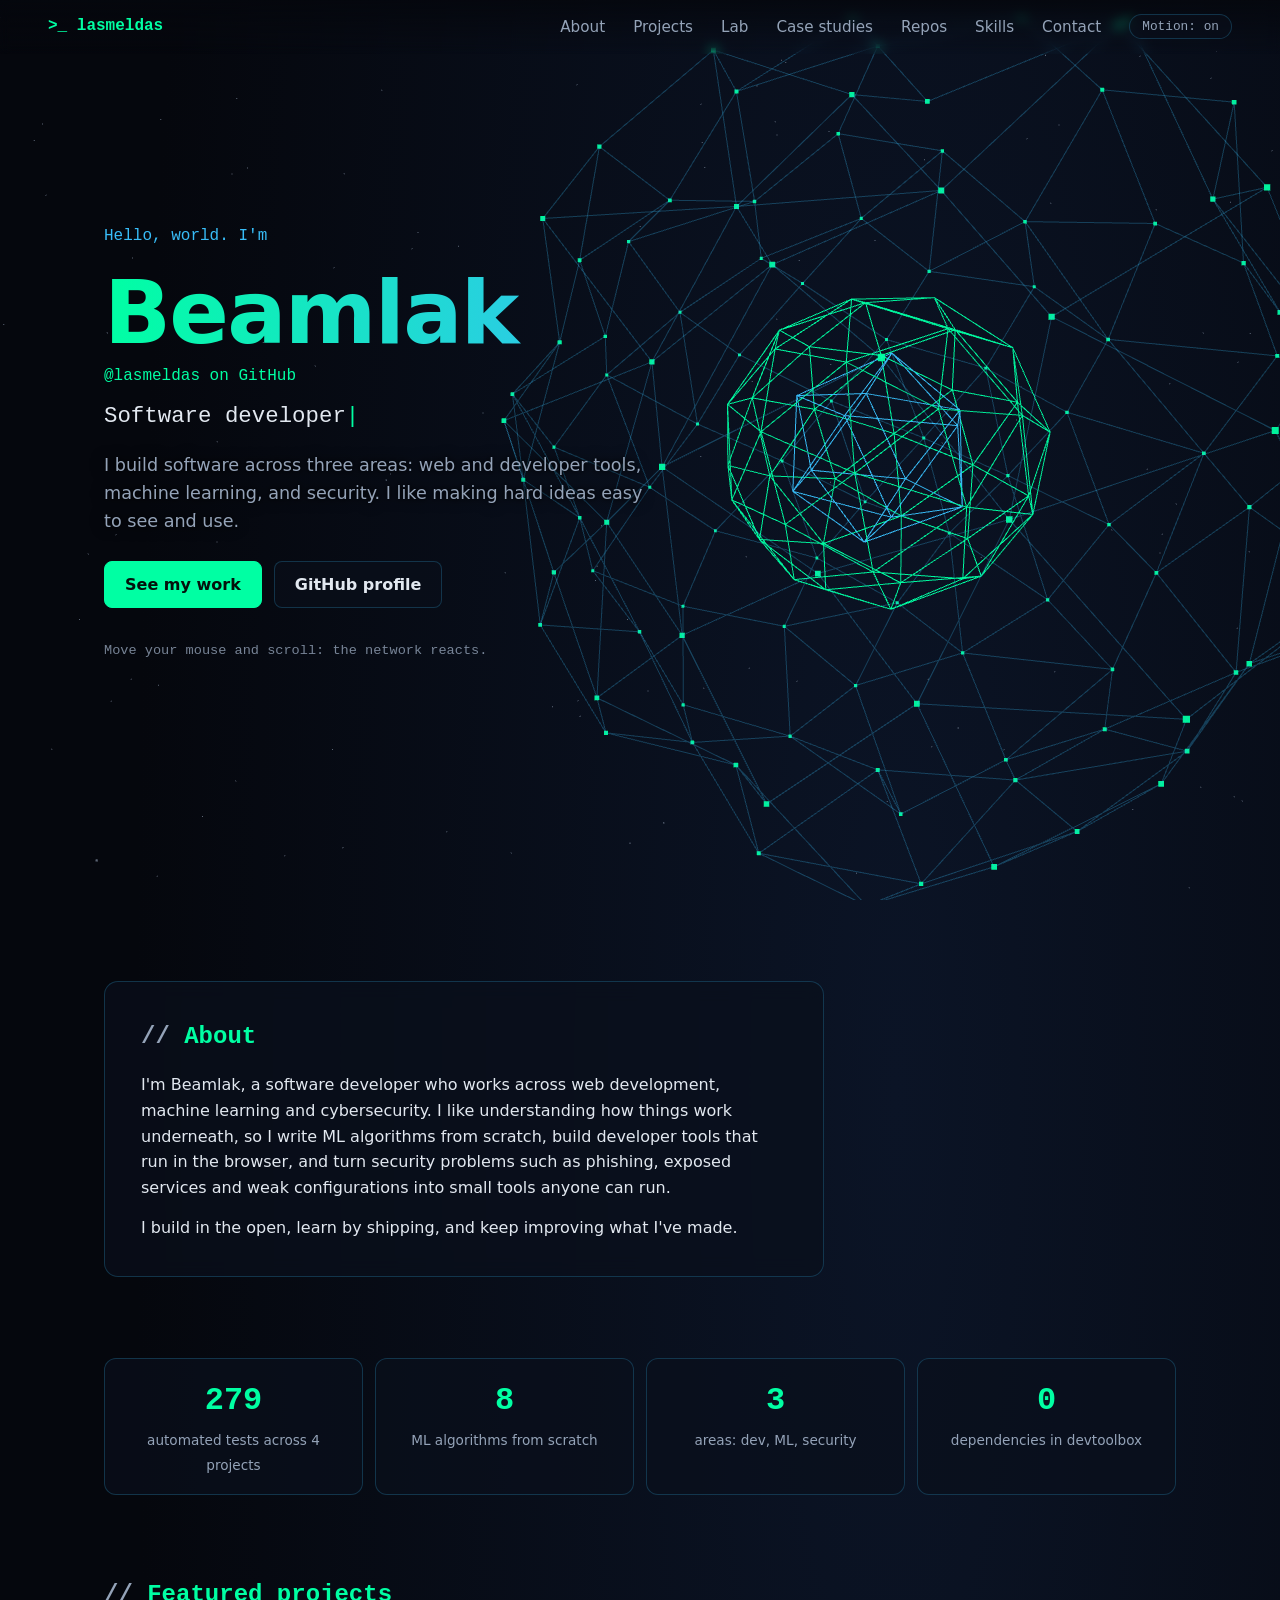
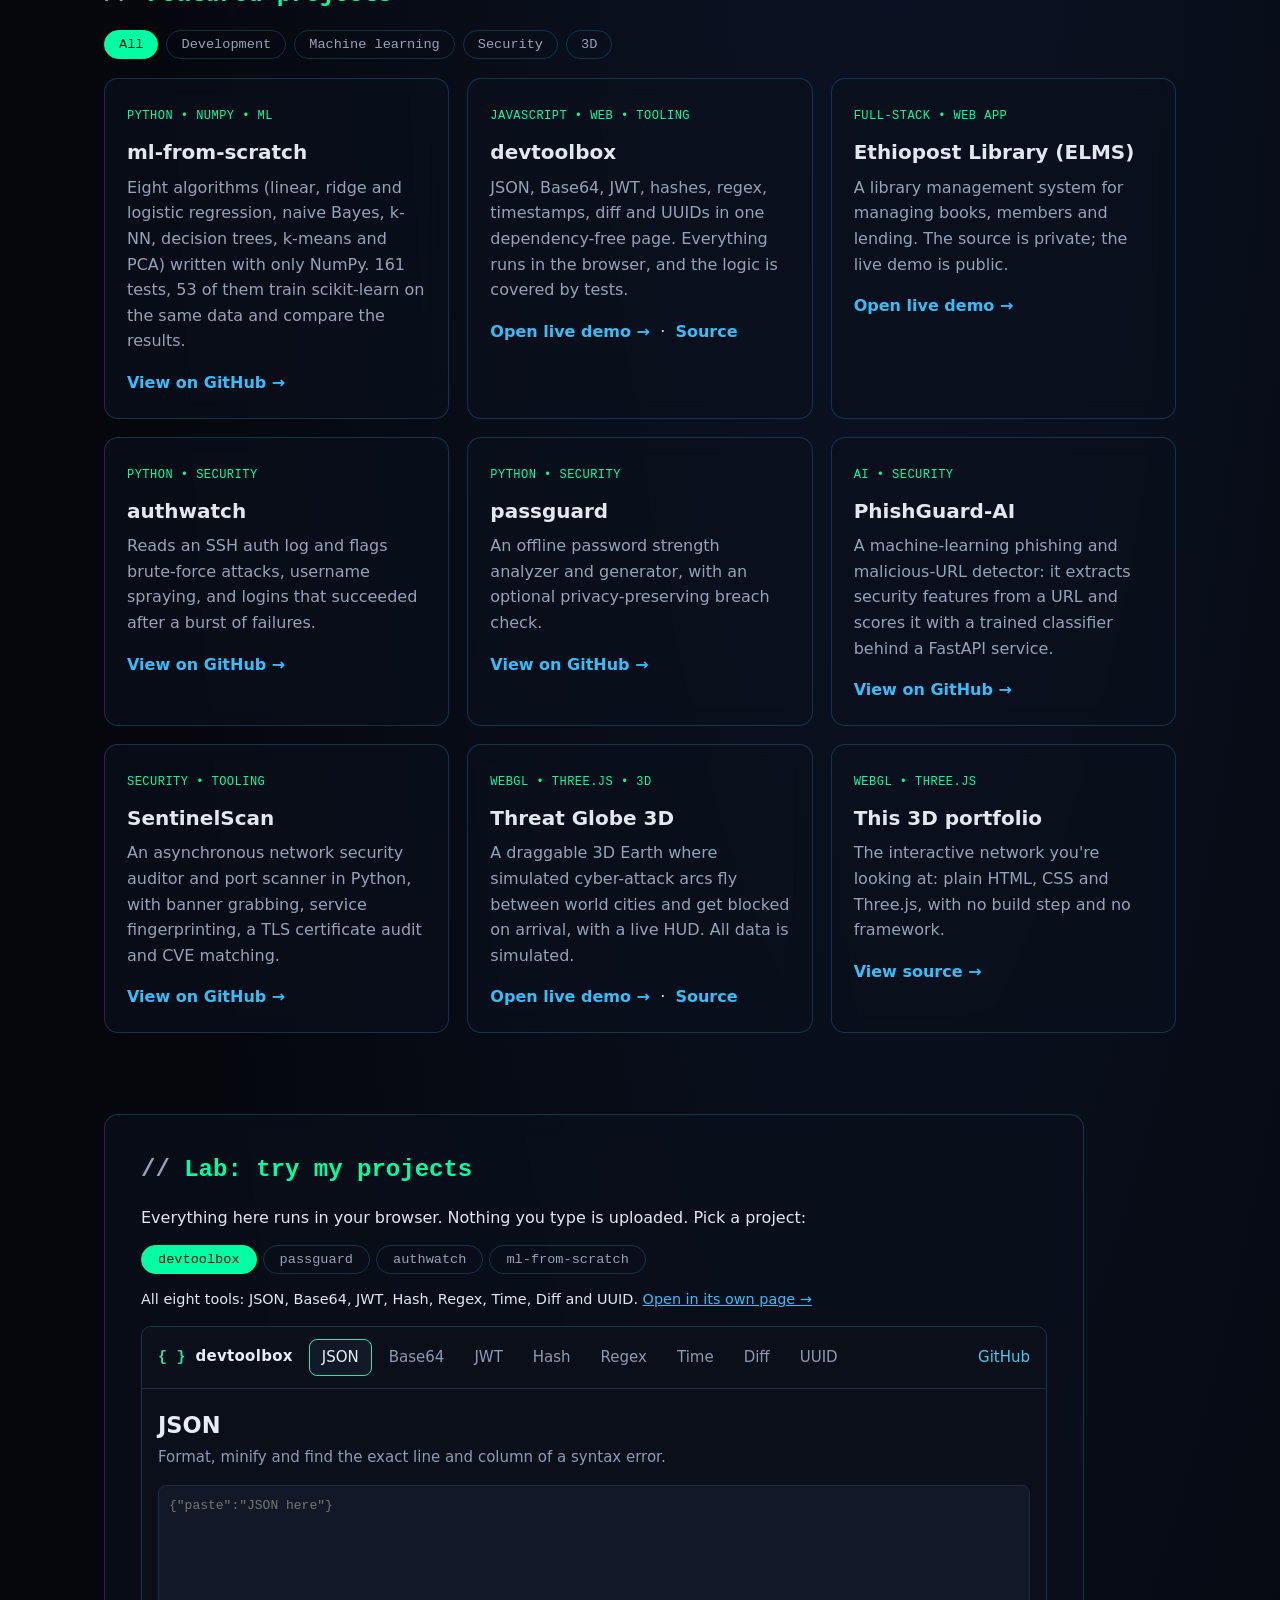
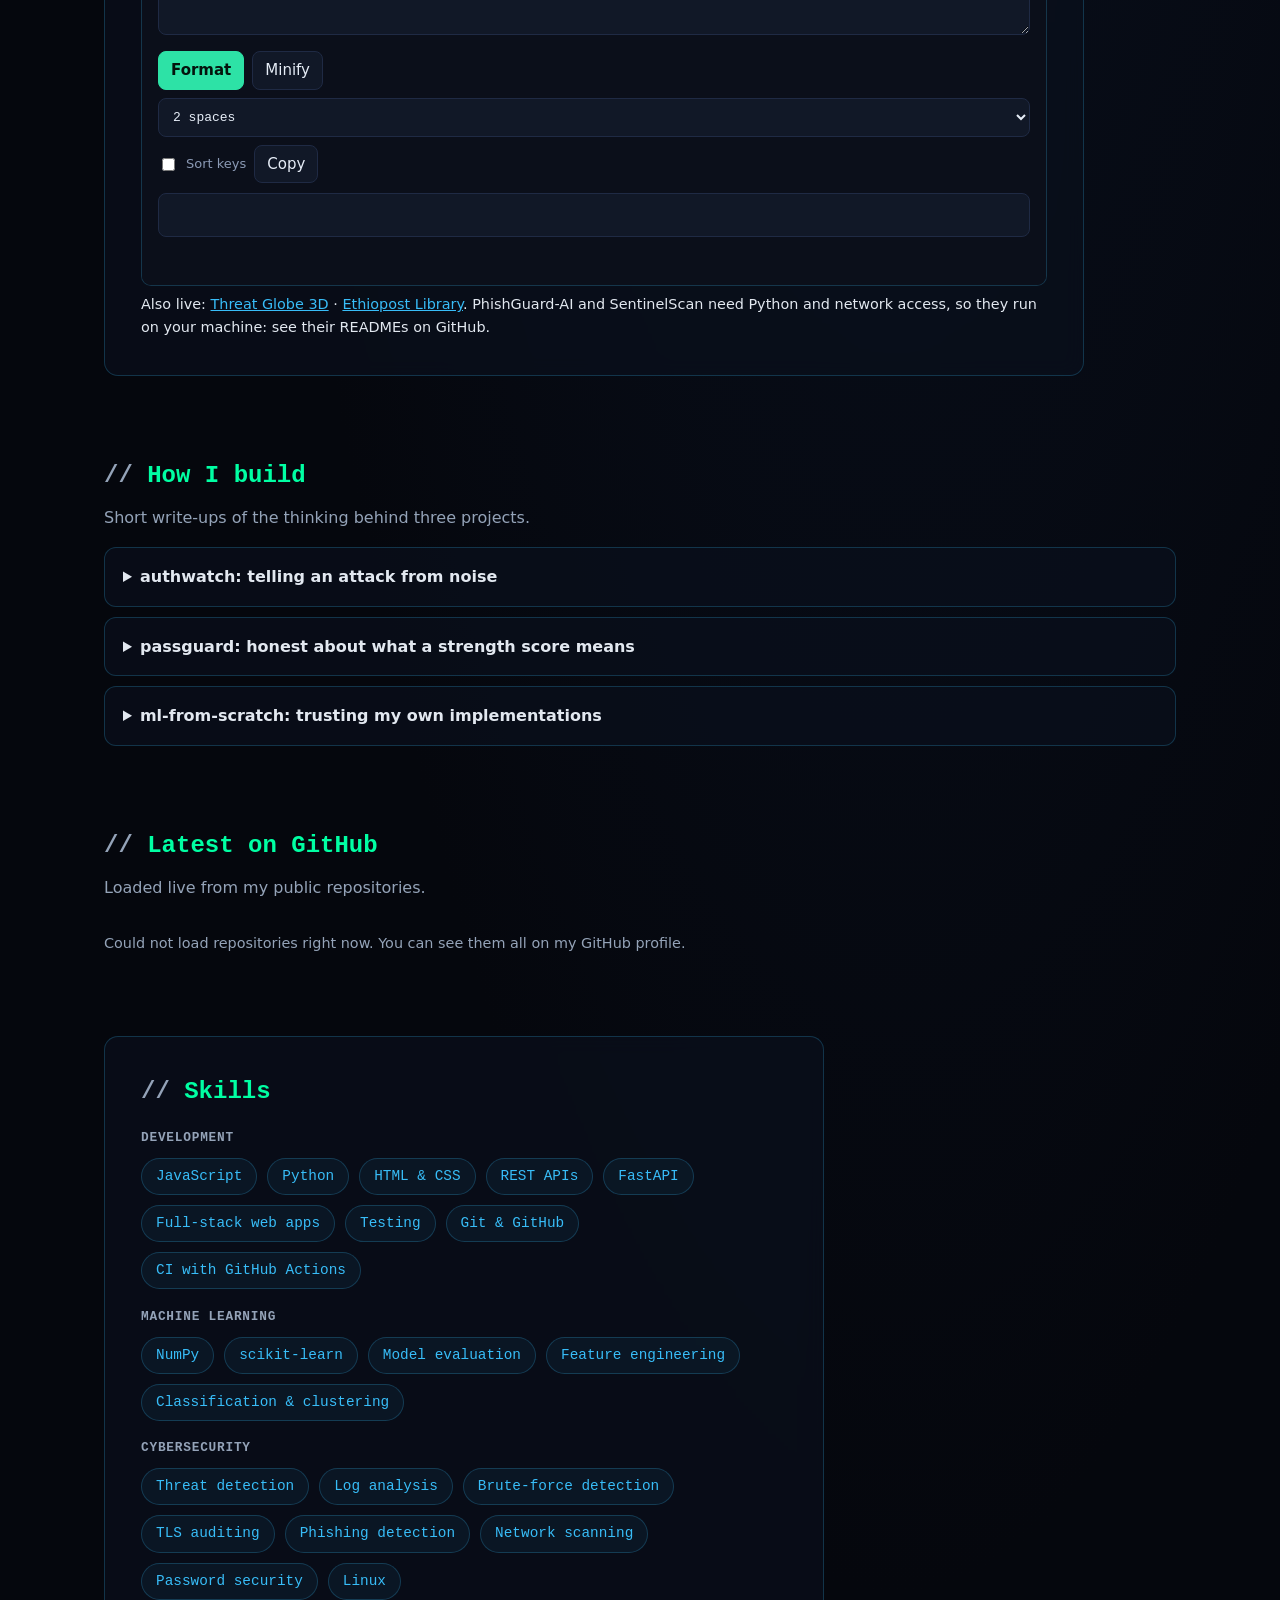
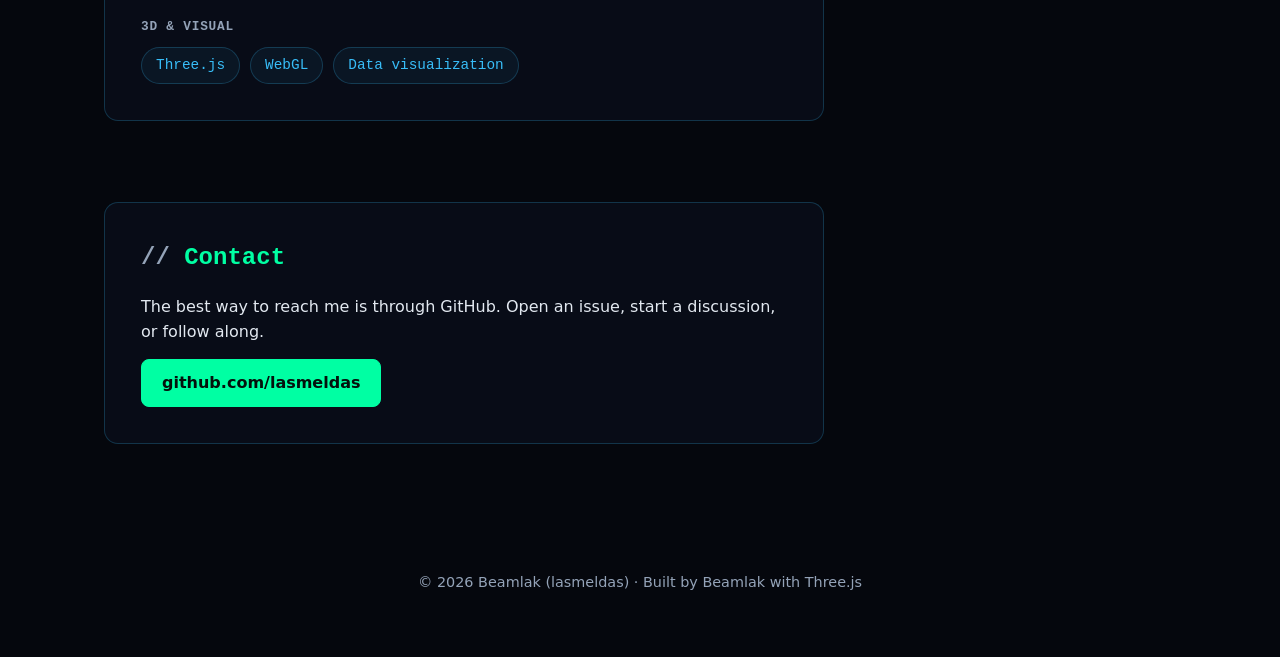
<file: index.html>
<!doctype html>
<html lang="en">
<head>
  <meta charset="utf-8">
  <meta name="viewport" content="width=device-width, initial-scale=1">
  <title>lasmeldas | Developer, ML &amp; Cybersecurity</title>
  <meta name="description" content="Interactive 3D portfolio of lasmeldas (Beamlak): software development, machine learning and cybersecurity projects.">
  <meta name="theme-color" content="#05070d">
  <meta property="og:type" content="website">
  <meta property="og:title" content="lasmeldas | Developer, ML &amp; Cybersecurity">
  <meta property="og:description" content="Interactive 3D portfolio: web apps, machine learning from scratch, security tools and open-source work.">
  <meta property="og:url" content="https://lasmeldas.github.io/cyber-portfolio-3d/">
  <meta property="og:image" content="https://lasmeldas.github.io/cyber-portfolio-3d/docs/preview.png">
  <meta name="twitter:card" content="summary_large_image">
  <link rel="icon" href="data:image/svg+xml,%3Csvg xmlns='http://www.w3.org/2000/svg' viewBox='0 0 32 32'%3E%3Crect width='32' height='32' rx='7' fill='%2305070d'/%3E%3Cpath d='M16 5l9 5v12l-9 5-9-5V10z' fill='none' stroke='%2300ffa3' stroke-width='2'/%3E%3Ccircle cx='16' cy='16' r='3' fill='%2338bdf8'/%3E%3C/svg%3E">
  <link rel="stylesheet" href="style.css">
  <script>
    // If the 3D script can't load (slow or blocked network), show all content instead of leaving it hidden.
    document.documentElement.classList.add('js');
    setTimeout(function () {
      if (!document.documentElement.dataset.ready) document.documentElement.classList.add('reveal-fallback');
    }, 3000);
  </script>
  <script type="importmap">
    { "imports": { "three": "./vendor/three.module.min.js" } }
  </script>
</head>
<body>
  <canvas id="scene" aria-hidden="true"></canvas>

  <header class="nav">
    <a class="brand" href="#top">&gt;_ lasmeldas</a>
    <div class="nav-right">
      <nav aria-label="Primary">
        <a href="#about">About</a>
        <a href="#projects">Projects</a>
        <a href="#lab">Lab</a>
        <a href="#cases">Case studies</a>
        <a href="#repos">Repos</a>
        <a href="#skills">Skills</a>
        <a href="#contact">Contact</a>
      </nav>
      <button id="motion-toggle" class="motion-btn" type="button" aria-pressed="true">Motion: on</button>
    </div>
  </header>

  <main id="top">
    <section class="hero">
      <p class="eyebrow">Hello, world. I'm</p>
      <h1>Beamlak</h1>
      <p class="handle">@lasmeldas on GitHub</p>
      <p class="roles"><span id="typed" aria-live="off"></span><span class="cursor" aria-hidden="true">|</span></p>
      <p class="lead">I build software across three areas: web and developer tools, machine learning, and security. I like making hard ideas easy to see and use.</p>
      <div class="cta">
        <a class="btn primary" href="#projects">See my work</a>
        <a class="btn" href="https://github.com/lasmeldas" target="_blank" rel="noopener">GitHub profile</a>
      </div>
      <p class="hint">Move your mouse and scroll: the network reacts.</p>
    </section>

    <section id="about" class="panel reveal">
      <h2>About</h2>
      <p>I'm Beamlak, a software developer who works across web development, machine learning and cybersecurity. I like understanding how things work underneath, so I write ML algorithms from scratch, build developer tools that run in the browser, and turn security problems such as phishing, exposed services and weak configurations into small tools anyone can run.</p>
      <p>I build in the open, learn by shipping, and keep improving what I've made.</p>
    </section>

    <section class="stats reveal" aria-label="At a glance">
      <div><strong>279</strong><span>automated tests across 4 projects</span></div>
      <div><strong>8</strong><span>ML algorithms from scratch</span></div>
      <div><strong>3</strong><span>areas: dev, ML, security</span></div>
      <div><strong>0</strong><span>dependencies in devtoolbox</span></div>
    </section>

    <section id="projects" class="reveal">
      <h2>Featured projects</h2>
      <div class="filters" role="group" aria-label="Filter projects by area">
        <button type="button" class="filter" data-filter="all" aria-pressed="true">All</button>
        <button type="button" class="filter" data-filter="dev" aria-pressed="false">Development</button>
        <button type="button" class="filter" data-filter="ml" aria-pressed="false">Machine learning</button>
        <button type="button" class="filter" data-filter="security" aria-pressed="false">Security</button>
        <button type="button" class="filter" data-filter="3d" aria-pressed="false">3D</button>
      </div>
      <div class="grid" id="project-grid">
        <article class="card" data-cat="ml">
          <span class="tag">Python &bull; NumPy &bull; ML</span>
          <h3>ml-from-scratch</h3>
          <p>Eight algorithms (linear, ridge and logistic regression, naive Bayes, k-NN, decision trees, k-means and PCA) written with only NumPy. 161 tests, 53 of them train scikit-learn on the same data and compare the results.</p>
          <a href="https://github.com/lasmeldas/ml-from-scratch" target="_blank" rel="noopener">View on GitHub &rarr;</a>
        </article>
        <article class="card" data-cat="dev">
          <span class="tag">JavaScript &bull; Web &bull; Tooling</span>
          <h3>devtoolbox</h3>
          <p>JSON, Base64, JWT, hashes, regex, timestamps, diff and UUIDs in one dependency-free page. Everything runs in the browser, and the logic is covered by tests.</p>
          <a href="https://lasmeldas.github.io/cyber-portfolio-3d/devtoolbox/" target="_blank" rel="noopener">Open live demo &rarr;</a>
          &nbsp;&middot;&nbsp;
          <a href="https://github.com/lasmeldas/devtoolbox" target="_blank" rel="noopener">Source</a>
        </article>
        <article class="card" data-cat="dev">
          <span class="tag">Full-stack &bull; Web app</span>
          <h3>Ethiopost Library (ELMS)</h3>
          <p>A library management system for managing books, members and lending. The source is private; the live demo is public.</p>
          <a href="https://ethiopost-library.vercel.app" target="_blank" rel="noopener">Open live demo &rarr;</a>
        </article>
        <article class="card" data-cat="security">
          <span class="tag">Python &bull; Security</span>
          <h3>authwatch</h3>
          <p>Reads an SSH auth log and flags brute-force attacks, username spraying, and logins that succeeded after a burst of failures.</p>
          <a href="https://github.com/lasmeldas/authwatch" target="_blank" rel="noopener">View on GitHub &rarr;</a>
        </article>
        <article class="card" data-cat="security">
          <span class="tag">Python &bull; Security</span>
          <h3>passguard</h3>
          <p>An offline password strength analyzer and generator, with an optional privacy-preserving breach check.</p>
          <a href="https://github.com/lasmeldas/passguard" target="_blank" rel="noopener">View on GitHub &rarr;</a>
        </article>
        <article class="card" data-cat="ml security">
          <span class="tag">AI &bull; Security</span>
          <h3>PhishGuard-AI</h3>
          <p>A machine-learning phishing and malicious-URL detector: it extracts security features from a URL and scores it with a trained classifier behind a FastAPI service.</p>
          <a href="https://github.com/lasmeldas/PhishGuard-AI" target="_blank" rel="noopener">View on GitHub &rarr;</a>
        </article>
        <article class="card" data-cat="security">
          <span class="tag">Security &bull; Tooling</span>
          <h3>SentinelScan</h3>
          <p>An asynchronous network security auditor and port scanner in Python, with banner grabbing, service fingerprinting, a TLS certificate audit and CVE matching.</p>
          <a href="https://github.com/lasmeldas/SentinelScan" target="_blank" rel="noopener">View on GitHub &rarr;</a>
        </article>
        <article class="card" data-cat="3d security">
          <span class="tag">WebGL &bull; Three.js &bull; 3D</span>
          <h3>Threat Globe 3D</h3>
          <p>A draggable 3D Earth where simulated cyber-attack arcs fly between world cities and get blocked on arrival, with a live HUD. All data is simulated.</p>
          <a href="https://lasmeldas.github.io/threat-globe-3d/" target="_blank" rel="noopener">Open live demo &rarr;</a>
          &nbsp;&middot;&nbsp;
          <a href="https://github.com/lasmeldas/threat-globe-3d" target="_blank" rel="noopener">Source</a>
        </article>
        <article class="card" data-cat="3d dev">
          <span class="tag">WebGL &bull; Three.js</span>
          <h3>This 3D portfolio</h3>
          <p>The interactive network you're looking at: plain HTML, CSS and Three.js, with no build step and no framework.</p>
          <a href="https://github.com/lasmeldas/cyber-portfolio-3d" target="_blank" rel="noopener">View source &rarr;</a>
        </article>
      </div>
    </section>

    <section id="lab" class="panel wide reveal">
      <h2>Lab: try my projects</h2>
      <p class="section-note">Everything here runs in your browser. Nothing you type is uploaded. Pick a project:</p>
      <div class="tabs" role="tablist" aria-label="Lab projects">
        <button type="button" role="tab" class="tab" data-tab="dev" aria-selected="true">devtoolbox</button>
        <button type="button" role="tab" class="tab" data-tab="pass" aria-selected="false">passguard</button>
        <button type="button" role="tab" class="tab" data-tab="ssh" aria-selected="false">authwatch</button>
        <button type="button" role="tab" class="tab" data-tab="ml" aria-selected="false">ml-from-scratch</button>
      </div>

      <div class="pane" data-pane="dev">
        <p class="pane-note">All eight tools: JSON, Base64, JWT, Hash, Regex, Time, Diff and UUID. <a href="devtoolbox/" target="_blank" rel="noopener">Open in its own page &rarr;</a></p>
        <iframe id="dev-frame" class="dev-frame" title="devtoolbox" data-src="devtoolbox/?theme=dark" loading="lazy"></iframe>
      </div>

      <div class="pane" data-pane="pass" hidden>
        <p class="pane-note">The passguard analysis, ported to JavaScript. I checked it against the real Python tool on 152 passwords and the results were identical. <a href="https://github.com/lasmeldas/passguard" target="_blank" rel="noopener">Source &rarr;</a></p>
        <label for="pw-in" class="lab-label">Try a password (use a made-up one, not a real one)</label>
        <input id="pw-in" class="lab-input" type="text" autocomplete="off" spellcheck="false" placeholder="e.g. Summer2019!">
        <div id="pw-out" class="result" aria-live="polite"></div>
        <dl class="lab-out">
          <div><dt>SHA-1 of the password (stays on your device)</dt><dd id="pw-hash">-</dd></div>
          <div><dt>Only these 5 characters would be sent in the optional breach check</dt><dd id="pw-prefix">-</dd></div>
        </dl>
      </div>

      <div class="pane" data-pane="ssh" hidden>
        <p class="pane-note">The authwatch detection rules, ported to JavaScript and checked against the real Python tool on 28 logs. The sample below is made-up data. <a href="https://github.com/lasmeldas/authwatch" target="_blank" rel="noopener">Source &rarr;</a></p>
        <label for="ssh-in" class="lab-label">Paste an OpenSSH auth log (or use the sample)</label>
        <textarea id="ssh-in" class="lab-input" rows="7" spellcheck="false"></textarea>
        <div class="lab-actions">
          <button type="button" class="btn" id="ssh-sample">Load sample log</button>
          <label class="inline">Failures per burst <input id="ssh-threshold" type="number" min="1" value="5"></label>
          <label class="inline">Window (s) <input id="ssh-window" type="number" min="1" value="300"></label>
          <label class="inline">Trusted IPs <input id="ssh-ignore" type="text" placeholder="10.0.0.0/8, 203.0.113.7"></label>
        </div>
        <div id="ssh-out" class="result" aria-live="polite"></div>
      </div>

      <div class="pane" data-pane="ml" hidden>
        <p class="pane-note">k-NN and k-means as in ml-from-scratch, here in JavaScript. The k-NN answers were checked against the Python code on 12 random datasets. <a href="https://github.com/lasmeldas/ml-from-scratch" target="_blank" rel="noopener">Source &rarr;</a></p>
        <div class="lab-actions">
          <label class="inline">Algorithm
            <select id="ml-mode"><option value="knn">k-NN classifier</option><option value="kmeans">k-means clustering</option></select>
          </label>
          <label class="inline"><span id="ml-k-label">k (neighbours)</span> <input id="ml-k" type="range" min="1" max="9" value="3"><output id="ml-k-out">3</output></label>
          <span id="ml-classes" class="inline">Click to add: <button type="button" class="swatch" data-cls="0" aria-pressed="true" style="--c:#38bdf8">A</button><button type="button" class="swatch" data-cls="1" aria-pressed="false" style="--c:#00ffa3">B</button><button type="button" class="swatch" data-cls="2" aria-pressed="false" style="--c:#ffb86b">C</button></span>
          <button type="button" class="btn" id="ml-example">Example data</button>
          <button type="button" class="btn" id="ml-clear">Clear</button>
        </div>
        <canvas id="ml-canvas" class="ml-canvas" width="640" height="380" role="img" aria-label="Click to place points; the coloured regions show what the algorithm predicts"></canvas>
        <p id="ml-status" class="pane-note" aria-live="polite"></p>
      </div>

      <p class="pane-note also">Also live: <a href="https://lasmeldas.github.io/threat-globe-3d/" target="_blank" rel="noopener">Threat Globe 3D</a> &middot; <a href="https://ethiopost-library.vercel.app" target="_blank" rel="noopener">Ethiopost Library</a>. PhishGuard-AI and SentinelScan need Python and network access, so they run on your machine: see their READMEs on GitHub.</p>
    </section>

    <section id="cases" class="reveal">
      <h2>How I build</h2>
      <p class="section-note">Short write-ups of the thinking behind three projects.</p>
      <details class="case">
        <summary>authwatch: telling an attack from noise</summary>
        <p>An SSH log has thousands of failed logins, and most are harmless background scanning. The one that matters is a <em>successful</em> login right after a burst of failures from the same address. authwatch ranks findings that way: <strong>critical</strong> for success after failures, <strong>high</strong> for a brute-force burst (5 failures in 300 seconds by default), <strong>medium</strong> for slow username spraying. Every threshold is a flag, trusted networks can be skipped with CIDR ranges, and <code>--fail-on-alert</code> makes it usable from cron or CI.</p>
      </details>
      <details class="case">
        <summary>passguard: honest about what a strength score means</summary>
        <p>Entropy is length times the log of the character pool, but real attackers try patterns first. passguard shrinks the effective length for repeated runs, keyboard sequences, years and common words, caps known passwords at 12 bits, and rates the result. The README says plainly that it is a heuristic with a small built-in word list. The optional breach check uses the Have I Been Pwned k-anonymity API, so only five characters of a SHA-1 hash ever leave your machine.</p>
      </details>
      <details class="case">
        <summary>ml-from-scratch: trusting my own implementations</summary>
        <p>Writing an algorithm is easy; knowing it is right is the hard part. Each model has behaviour tests with answers worked out by hand, plus parity tests that train the scikit-learn equivalent on the same data and compare coefficients, probabilities, neighbours, trees, clusters and components numerically. Input validation and edge cases (unfitted models, bad shapes, reproducible seeds) are tested too. CI runs it all on three Python versions.</p>
      </details>
    </section>

    <section id="repos" class="reveal">
      <h2>Latest on GitHub</h2>
      <p class="section-note">Loaded live from my public repositories.</p>
      <div class="grid" id="repo-grid"></div>
      <p id="repo-status" class="section-note" role="status">Loading repositories&hellip;</p>
    </section>

    <section id="skills" class="panel reveal">
      <h2>Skills</h2>
      <div class="skill-groups">
        <h3>Development</h3>
        <ul class="chips"><li>JavaScript</li><li>Python</li><li>HTML &amp; CSS</li><li>REST APIs</li><li>FastAPI</li><li>Full-stack web apps</li><li>Testing</li><li>Git &amp; GitHub</li><li>CI with GitHub Actions</li></ul>
        <h3>Machine learning</h3>
        <ul class="chips"><li>NumPy</li><li>scikit-learn</li><li>Model evaluation</li><li>Feature engineering</li><li>Classification &amp; clustering</li></ul>
        <h3>Cybersecurity</h3>
        <ul class="chips"><li>Threat detection</li><li>Log analysis</li><li>Brute-force detection</li><li>TLS auditing</li><li>Phishing detection</li><li>Network scanning</li><li>Password security</li><li>Linux</li></ul>
        <h3>3D &amp; visual</h3>
        <ul class="chips"><li>Three.js</li><li>WebGL</li><li>Data visualization</li></ul>
      </div>
    </section>

    <section id="contact" class="panel reveal">
      <h2>Contact</h2>
      <p>The best way to reach me is through GitHub. Open an issue, start a discussion, or follow along.</p>
      <p><a class="btn primary" href="https://github.com/lasmeldas" target="_blank" rel="noopener">github.com/lasmeldas</a></p>
    </section>
  </main>

  <footer class="footer">
    <p>&copy; <span id="year"></span> Beamlak (lasmeldas) &middot; Built by Beamlak with Three.js</p>
  </footer>

  <noscript><p class="noscript">This portfolio uses JavaScript for its 3D scene and live repository list. The content above still works without it.</p></noscript>
  <script type="module" src="main.js"></script>
  <script type="module" src="lab/lab.js"></script>
</body>
</html>
</file>
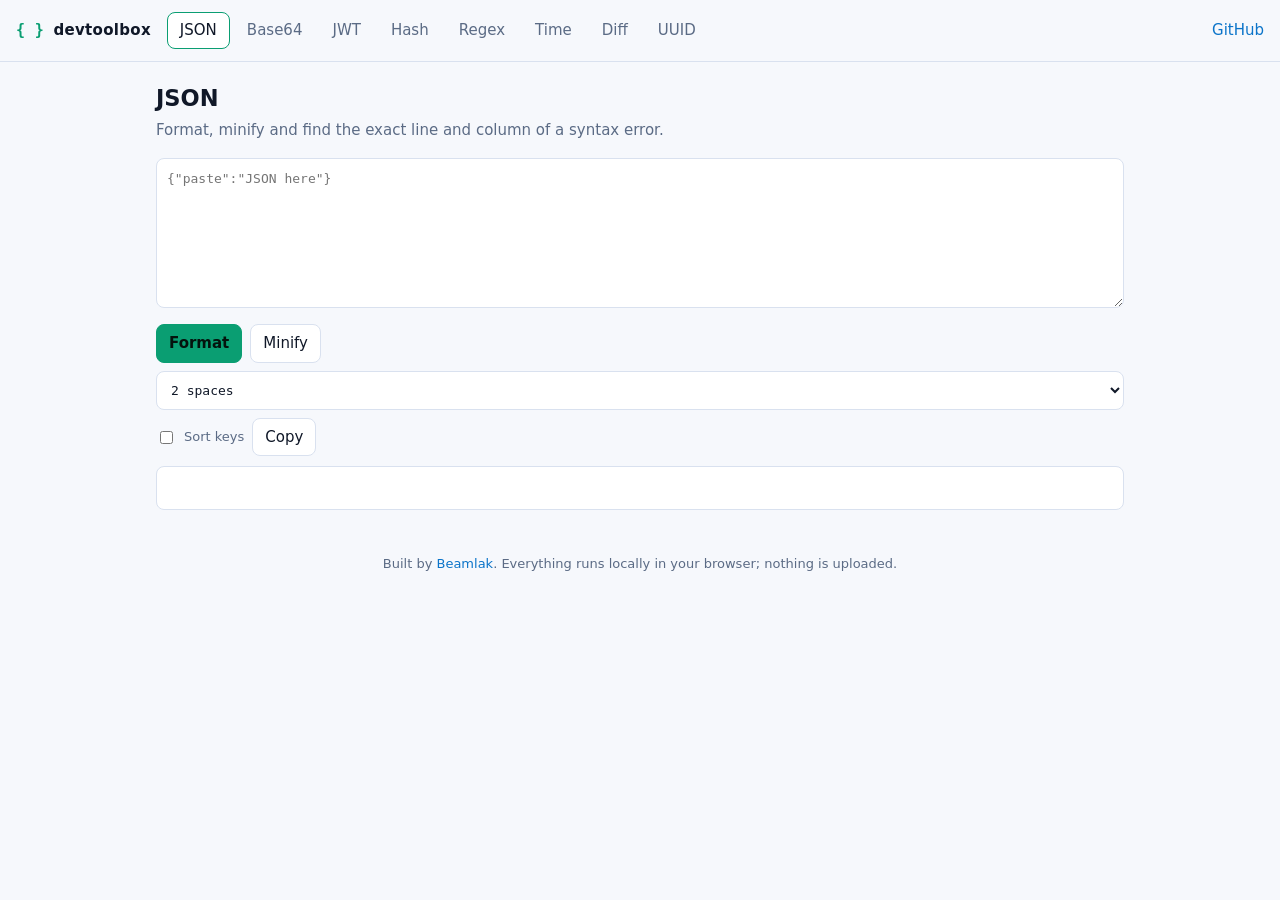
<file: devtoolbox/index.html>
<!doctype html>
<html lang="en">
<head>
<meta charset="utf-8">
<meta name="viewport" content="width=device-width, initial-scale=1">
<title>devtoolbox | Developer utilities that run in your browser</title>
<meta name="description" content="JSON, Base64, JWT, hashes, regex, timestamps, diff and UUIDs. No dependencies, nothing leaves your browser. Built by Beamlak.">
<link rel="stylesheet" href="src/styles.css">
</head>
<body>
<header class="top">
  <div class="brand"><span class="logo">{ }</span> devtoolbox</div>
  <nav id="tabs" role="tablist" aria-label="Tools"></nav>
  <a class="gh" href="https://github.com/lasmeldas/devtoolbox">GitHub</a>
</header>
<main id="main"></main>
<footer>Built by <a href="https://github.com/lasmeldas">Beamlak</a>. Everything runs locally in your browser; nothing is uploaded.</footer>
<script type="module" src="src/app.js"></script>
</body>
</html>
</file>
<file: style.css>
:root {
  --bg: #05070d;
  --panel: rgba(10, 16, 28, 0.72);
  --border: rgba(56, 189, 248, 0.22);
  --text: #e2e8f0;
  --muted: #94a3b8;
  --green: #00ffa3;
  --cyan: #38bdf8;
  --mono: ui-monospace, SFMono-Regular, Menlo, Consolas, "Liberation Mono", monospace;
  --sans: system-ui, -apple-system, "Segoe UI", Roboto, Helvetica, Arial, sans-serif;
}

* { box-sizing: border-box; }
html { scroll-behavior: smooth; }

body {
  margin: 0;
  background: radial-gradient(ellipse at 70% 20%, #0b1426 0%, var(--bg) 60%);
  color: var(--text);
  font-family: var(--sans);
  line-height: 1.6;
  -webkit-font-smoothing: antialiased;
}

#scene {
  position: fixed;
  inset: 0;
  width: 100%;
  height: 100%;
  z-index: 0;
  display: block;
}

.nav {
  position: fixed;
  top: 0; left: 0; right: 0;
  z-index: 10;
  display: flex;
  justify-content: space-between;
  align-items: center;
  padding: 14px clamp(16px, 4vw, 48px);
  background: linear-gradient(to bottom, rgba(5, 7, 13, 0.85), rgba(5, 7, 13, 0));
  backdrop-filter: blur(6px);
}
.brand { font-family: var(--mono); color: var(--green); text-decoration: none; font-weight: 700; }
.nav nav { display: flex; gap: clamp(12px, 2.5vw, 28px); }
.nav nav a { color: var(--muted); text-decoration: none; font-size: 0.95rem; transition: color 0.2s; }
.nav nav a:hover, .nav nav a:focus-visible { color: var(--cyan); }

main, .footer { position: relative; z-index: 1; }
main { padding: 0 clamp(16px, 5vw, 64px); max-width: 1200px; margin: 0 auto; }

.hero {
  min-height: 100vh;
  display: flex;
  flex-direction: column;
  justify-content: center;
  max-width: 560px;
}
.eyebrow { font-family: var(--mono); color: var(--cyan); margin: 0; }
h1 {
  font-size: clamp(2.8rem, 9vw, 5.5rem);
  line-height: 1.05;
  margin: 0.2em 0 0.1em;
  letter-spacing: -0.02em;
  background: linear-gradient(90deg, var(--green), var(--cyan));
  -webkit-background-clip: text;
  background-clip: text;
  color: transparent;
}
.roles { font-family: var(--mono); font-size: clamp(1.05rem, 2.6vw, 1.4rem); margin: 0 0 1rem; min-height: 1.6em; }
.cursor { color: var(--green); animation: blink 1s steps(1) infinite; }
@keyframes blink { 50% { opacity: 0; } }
.lead { color: var(--muted); font-size: 1.1rem; margin: 0 0 1.6rem; text-shadow: 0 0 14px var(--bg), 0 0 4px var(--bg); }
.hint { color: var(--muted); font-size: 0.85rem; margin-top: 2rem; font-family: var(--mono); opacity: 0.8; }

.cta { display: flex; flex-wrap: wrap; gap: 12px; }
.btn {
  display: inline-block;
  padding: 10px 20px;
  border: 1px solid var(--border);
  border-radius: 8px;
  color: var(--text);
  text-decoration: none;
  font-weight: 600;
  background: rgba(10, 16, 28, 0.6);
  transition: transform 0.15s, border-color 0.2s, box-shadow 0.2s;
}
.btn:hover, .btn:focus-visible { transform: translateY(-2px); border-color: var(--cyan); box-shadow: 0 0 18px rgba(56, 189, 248, 0.25); }
.btn.primary { background: var(--green); color: #04110c; border-color: var(--green); }
.btn.primary:hover, .btn.primary:focus-visible { box-shadow: 0 0 22px rgba(0, 255, 163, 0.4); }

section { margin: 0 0 clamp(48px, 9vh, 96px); }
h2 { font-family: var(--mono); font-size: 1.5rem; margin: 0 0 1rem; color: var(--green); }
h2::before { content: "// "; color: var(--muted); }

.panel {
  background: var(--panel);
  border: 1px solid var(--border);
  border-radius: 14px;
  padding: clamp(20px, 4vw, 36px);
  backdrop-filter: blur(10px);
  max-width: 720px;
}
.panel p { margin: 0 0 0.9rem; color: var(--text); }
.panel p:last-child { margin-bottom: 0; }

.grid { display: grid; grid-template-columns: repeat(auto-fit, minmax(260px, 1fr)); gap: 18px; }
.card {
  background: var(--panel);
  border: 1px solid var(--border);
  border-radius: 14px;
  padding: 22px;
  backdrop-filter: blur(10px);
  transition: transform 0.2s, border-color 0.2s, box-shadow 0.2s;
}
.card:hover { transform: translateY(-4px); border-color: var(--green); box-shadow: 0 10px 30px rgba(0, 255, 163, 0.12); }
.card h3 { margin: 0.6rem 0 0.4rem; font-size: 1.25rem; }
.card p { color: var(--muted); margin: 0 0 1rem; }
.card a { color: var(--cyan); text-decoration: none; font-weight: 600; }
.card a:hover, .card a:focus-visible { text-decoration: underline; }
.tag { font-family: var(--mono); font-size: 0.75rem; color: var(--green); letter-spacing: 0.04em; text-transform: uppercase; }

.chips { list-style: none; display: flex; flex-wrap: wrap; gap: 10px; padding: 0; margin: 0; }
.chips li { font-family: var(--mono); font-size: 0.9rem; padding: 6px 14px; border: 1px solid var(--border); border-radius: 999px; color: var(--cyan); background: rgba(56, 189, 248, 0.06); }

.footer { text-align: center; padding: 32px 16px 48px; color: var(--muted); font-size: 0.9rem; }
.noscript { position: relative; z-index: 2; text-align: center; color: var(--muted); }

.js .reveal { opacity: 0; transform: translateY(24px); transition: opacity 0.7s ease, transform 0.7s ease; }
.js .reveal.visible { opacity: 1; transform: none; }
.reveal-fallback .reveal { opacity: 1; transform: none; }

.no-webgl #scene { display: none; }

.nav-right { display: flex; align-items: center; gap: clamp(12px, 2.5vw, 28px); }
.motion-btn {
  font-family: var(--mono);
  font-size: 0.8rem;
  color: var(--muted);
  background: rgba(10, 16, 28, 0.6);
  border: 1px solid var(--border);
  border-radius: 999px;
  padding: 4px 12px;
  cursor: pointer;
  transition: color 0.2s, border-color 0.2s;
}
.motion-btn:hover, .motion-btn:focus-visible { color: var(--cyan); border-color: var(--cyan); }

.section-note { color: var(--muted); margin: -0.4rem 0 1rem; }
#repo-status { margin-top: 1rem; font-size: 0.9rem; }
#repo-status:empty { display: none; }
.card h3 a { color: var(--text); text-decoration: none; }
.card h3 a:hover, .card h3 a:focus-visible { color: var(--green); }
.repo-meta { display: flex; flex-wrap: wrap; gap: 6px 14px; font-family: var(--mono); font-size: 0.8rem; color: var(--muted); }
.lang-dot { display: inline-block; width: 10px; height: 10px; border-radius: 50%; margin-right: 6px; background: var(--muted); }

a:focus-visible, .btn:focus-visible { outline: 2px solid var(--cyan); outline-offset: 3px; }

@media (prefers-reduced-motion: reduce) {
  html { scroll-behavior: auto; }
  .cursor { animation: none; }
  .js .reveal { opacity: 1; transform: none; transition: none; }
  .btn, .card { transition: none; }
}

@media (max-width: 700px) {
  .nav nav a:nth-child(n+3) { display: none; }
  .nav-right { gap: 10px; }
  .hero { min-height: 92vh; }
}

.filters { display: flex; flex-wrap: wrap; gap: 8px; margin: 0 0 1.2rem; }
.filter { font-family: var(--mono); font-size: 0.85rem; padding: 6px 14px; border-radius: 999px; border: 1px solid var(--border); background: transparent; color: var(--muted); cursor: pointer; }
.filter:hover { color: var(--text); }
.filter[aria-pressed="true"] { color: #04210f; background: var(--green); border-color: var(--green); }
.filter:focus-visible { outline: 2px solid var(--cyan); outline-offset: 2px; }
.card[hidden] { display: none; }
.skill-groups h3 { font-family: var(--mono); font-size: 0.8rem; color: var(--muted); text-transform: uppercase; letter-spacing: 0.06em; margin: 1.1rem 0 0.6rem; }
.skill-groups h3:first-child { margin-top: 0; }

/* Name and handle in the hero */
.handle { font-family: var(--mono); color: var(--green); margin: -0.3rem 0 0.6rem; }

/* At-a-glance numbers */
.stats { display: grid; grid-template-columns: repeat(4, 1fr); gap: 12px; margin: 0 0 clamp(48px, 9vh, 96px); }
.stats div { background: var(--panel); border: 1px solid var(--border); border-radius: 12px; padding: 16px; text-align: center; }
.stats strong { display: block; font-family: var(--mono); font-size: 2rem; color: var(--green); }
.stats span { color: var(--muted); font-size: 0.85rem; }
@media (max-width: 700px) { .stats { grid-template-columns: repeat(2, 1fr); } }

/* Case studies */
.case { background: var(--panel); border: 1px solid var(--border); border-radius: 12px; padding: 4px 18px; margin-bottom: 10px; }
.case summary { cursor: pointer; padding: 12px 0; font-weight: 600; }
.case summary:focus-visible { outline: 2px solid var(--cyan); outline-offset: 2px; }
.case p { color: var(--muted); margin: 0 0 14px; }
.case code { font-family: var(--mono); color: var(--cyan); }

/* Lab */
.panel.wide { max-width: 980px; }
.tabs { display: flex; gap: 6px; flex-wrap: wrap; margin-bottom: 14px; }
.tab { background: transparent; color: var(--muted); border: 1px solid var(--border); border-radius: 999px; padding: 6px 16px; font: 0.85rem var(--mono); cursor: pointer; }
.tab[aria-selected="true"] { background: var(--green); color: #04110c; border-color: var(--green); }
.tab:focus-visible, .swatch:focus-visible { outline: 2px solid var(--cyan); outline-offset: 2px; }
.pane[hidden] { display: none; }
.pane-note { color: var(--muted); font-size: 0.9rem; margin: 0 0 12px; }
.pane-note a, .panel .section-note a { color: var(--cyan); }
.also { margin-top: 28px; }
.dev-frame { width: 100%; height: 560px; border: 1px solid var(--border); border-radius: 10px; background: #0b0f1a; }
.lab-label { display: block; color: var(--muted); font-size: 0.85rem; margin-bottom: 6px; }
.lab-input { width: 100%; background: rgba(5, 7, 13, 0.8); color: var(--text); border: 1px solid var(--border); border-radius: 8px; padding: 12px; font: 0.9rem var(--mono); }
.lab-input:focus-visible, select:focus-visible, input:focus-visible { outline: 2px solid var(--cyan); outline-offset: 2px; }
textarea.lab-input { resize: vertical; min-height: 120px; }
.lab-actions { display: flex; flex-wrap: wrap; gap: 10px 14px; align-items: center; margin: 12px 0; }
.inline { display: inline-flex; align-items: center; gap: 6px; color: var(--muted); font-size: 0.85rem; }
.inline input[type=number] { width: 70px; } .inline input[type=text] { width: 190px; }
.inline input, .inline select { background: rgba(5, 7, 13, 0.8); color: var(--text); border: 1px solid var(--border); border-radius: 6px; padding: 5px 8px; font: 0.85rem var(--mono); }
.inline input[type=range] { padding: 0; width: 110px; }
.result { margin: 12px 0; font-size: 0.92rem; }
.meter { height: 10px; border-radius: 6px; background: rgba(148, 163, 184, 0.2); overflow: hidden; margin: 8px 0; }
.meter > span { display: block; height: 100%; background: var(--green); transition: width 0.2s; }
.result ul { margin: 6px 0 0; padding-left: 1.2rem; color: var(--muted); }
.result strong.r { font-family: var(--mono); }
.lab-out { margin: 1rem 0 0; display: grid; gap: 10px; }
.lab-out dt { color: var(--muted); font-size: 0.8rem; }
.lab-out dd { margin: 0; font-family: var(--mono); color: var(--green); word-break: break-all; }
.alert { border: 1px solid var(--border); border-left-width: 4px; border-radius: 8px; padding: 10px 12px; margin-bottom: 8px; background: rgba(5, 7, 13, 0.6); }
.alert.critical { border-left-color: #ff4d6d; } .alert.high { border-left-color: #ffb86b; } .alert.medium { border-left-color: #38bdf8; }
.alert b { font-family: var(--mono); text-transform: uppercase; font-size: 0.75rem; letter-spacing: 0.05em; }
.alert small { color: var(--muted); display: block; margin-top: 2px; font-family: var(--mono); }
.ml-canvas { width: 100%; max-width: 640px; height: auto; border: 1px solid var(--border); border-radius: 10px; background: #070b14; cursor: crosshair; touch-action: manipulation; display: block; }
.swatch { width: 28px; height: 28px; border-radius: 50%; border: 2px solid var(--c); background: transparent; color: var(--c); font: 700 0.75rem var(--mono); cursor: pointer; margin-left: 4px; }
.swatch[aria-pressed="true"] { background: var(--c); color: #04110c; }
.case { background: var(--panel); }
</file>
<file: devtoolbox/src/styles.css>
:root{--bg:#0b0f1a;--panel:#111827;--line:#1f2a44;--text:#e6edf7;--mute:#8b9ab5;--acc:#2de2a6;--acc2:#4cc9f0;--bad:#ff6b81;--warn:#ffb86b;--mono:ui-monospace,SFMono-Regular,Menlo,Consolas,monospace}
@media(prefers-color-scheme:light){:root{--bg:#f6f8fc;--panel:#fff;--line:#d9e1ef;--text:#101828;--mute:#5b6b85;--acc:#0a9e72;--acc2:#0b74c9;--bad:#d1294a;--warn:#b86a00}}
*{box-sizing:border-box}
body{margin:0;background:var(--bg);color:var(--text);font:15px/1.5 system-ui,-apple-system,Segoe UI,Roboto,sans-serif}
.top{display:flex;align-items:center;gap:16px;padding:12px 16px;border-bottom:1px solid var(--line);flex-wrap:wrap}
.brand{font-weight:700;letter-spacing:.3px}.logo{color:var(--acc);font-family:var(--mono);margin-right:4px}
#tabs{display:flex;gap:4px;flex-wrap:wrap;flex:1}
#tabs button{background:none;border:1px solid transparent;color:var(--mute);padding:6px 12px;border-radius:8px;cursor:pointer;font:inherit}
#tabs button:hover{color:var(--text)}
#tabs button[aria-selected=true]{color:var(--text);border-color:var(--acc);background:var(--panel)}
.gh,footer a{color:var(--acc2);text-decoration:none}
main{max-width:1000px;margin:0 auto;padding:20px 16px}
h2{margin:0 0 4px}.sub{color:var(--mute);margin:0 0 16px}
textarea,input[type=text],select{width:100%;background:var(--panel);color:var(--text);border:1px solid var(--line);border-radius:8px;padding:10px;font:13px/1.5 var(--mono)}
textarea{min-height:150px;resize:vertical}
textarea:focus,input:focus,select:focus,button:focus-visible{outline:2px solid var(--acc2);outline-offset:1px}
.row{display:flex;gap:8px;flex-wrap:wrap;margin:10px 0;align-items:center}
.grid{display:grid;grid-template-columns:1fr 1fr;gap:12px}
@media(max-width:700px){.grid{grid-template-columns:1fr}}
.btn{background:var(--panel);color:var(--text);border:1px solid var(--line);border-radius:8px;padding:7px 12px;cursor:pointer;font:inherit}
.btn:hover{border-color:var(--acc)}.btn.pri{background:var(--acc);color:#04130d;border-color:var(--acc);font-weight:600}
label{color:var(--mute);font-size:13px}
.out{background:var(--panel);border:1px solid var(--line);border-radius:8px;padding:10px;font:13px/1.5 var(--mono);white-space:pre-wrap;word-break:break-all;min-height:44px}
.err{color:var(--bad)}.ok{color:var(--acc)}.warn{color:var(--warn)}
table{width:100%;border-collapse:collapse;font:13px var(--mono)}td,th{padding:6px 8px;border-bottom:1px solid var(--line);text-align:left;vertical-align:top;word-break:break-all}
th{color:var(--mute);font-weight:500;width:30%}
mark{background:color-mix(in srgb,var(--acc) 35%,transparent);color:inherit;border-radius:3px}
.add{background:color-mix(in srgb,var(--acc) 18%,transparent)}.rem{background:color-mix(in srgb,var(--bad) 18%,transparent)}
.diff div{padding:0 8px;white-space:pre-wrap;font:13px var(--mono)}
footer{text-align:center;color:var(--mute);padding:24px 16px;font-size:13px}
.copy{margin-left:8px;font-size:12px;padding:2px 8px}

:root[data-theme=dark]{--bg:#0b0f1a;--panel:#111827;--line:#1f2a44;--text:#e6edf7;--mute:#8b9ab5;--acc:#2de2a6;--acc2:#4cc9f0;--bad:#ff6b81;--warn:#ffb86b}
:root[data-theme=light]{--bg:#f6f8fc;--panel:#fff;--line:#d9e1ef;--text:#101828;--mute:#5b6b85;--acc:#0a9e72;--acc2:#0b74c9;--bad:#d1294a;--warn:#b86a00}
</file>
